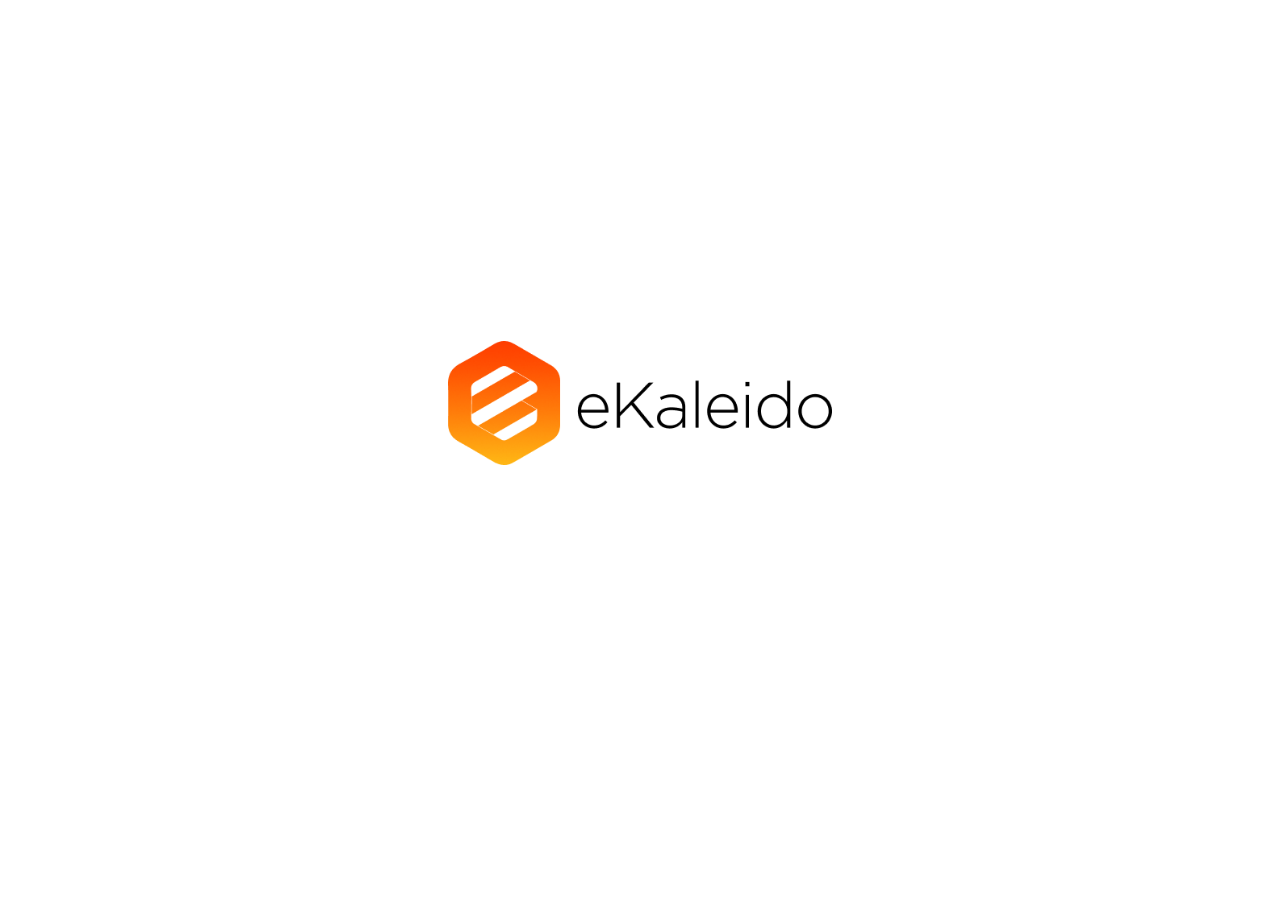
<file: index.html>
<!DOCTYPE html>
<html lang="en">
  <head>
    <meta charset="UTF-8" />
    <meta name="viewport" content="width=device-width, initial-scale=1.0" />
    <link rel="stylesheet" href="./css/style.css" />
    <link
      rel="stylesheet"
      href="https://cdnjs.cloudflare.com/ajax/libs/OwlCarousel2/2.3.4/assets/owl.carousel.min.css"
      integrity="sha512-tS3S5qG0BlhnQROyJXvNjeEM4UpMXHrQfTGmbQ1gKmelCxlSEBUaxhRBj/EFTzpbP4RVSrpEikbmdJobCvhE3g=="
      crossorigin="anonymous"
      referrerpolicy="no-referrer"
    />
    <link
      rel="stylesheet"
      href="https://cdnjs.cloudflare.com/ajax/libs/OwlCarousel2/2.3.4/assets/owl.theme.default.min.css"
      integrity="sha512-sMXtMNL1zRzolHYKEujM2AqCLUR9F2C4/05cdbxjjLSRvMQIciEPCQZo++nk7go3BtSuK9kfa/s+a4f4i5pLkw=="
      crossorigin="anonymous"
      referrerpolicy="no-referrer"
    />
    <title>ekaleido</title>
  </head>
  <body>
    <section class="logoekaleido">
      <div class="imgekaleido">
        <img src="./assets/logoek.png" class="" alt="" />
      </div>
    </section>

    <div class="wrap">
      <section class="headeres">
        <div>
          <img src="./assets/logoek.png" alt="" class="logohead" />
        </div>
      </section>

      <section>
        <div class="banner">
          <img src="./assets/interact.png" class="pos3" alt="" />
          <img src="./assets/Property2.png" class="pos" alt="" />
          <img src="./assets/engage.png" class="pos2" alt="" />
        </div>
      </section>
    </div>

    <script src="https://ajax.googleapis.com/ajax/libs/jquery/3.7.1/jquery.min.js"></script>
    <script
      src="https://cdnjs.cloudflare.com/ajax/libs/OwlCarousel2/2.3.4/owl.carousel.min.js"
      integrity="sha512-bPs7Ae6pVvhOSiIcyUClR7/q2OAsRiovw4vAkX+zJbw3ShAeeqezq50RIIcIURq7Oa20rW2n2q+fyXBNcU9lrw=="
      crossorigin="anonymous"
      referrerpolicy="no-referrer"
    ></script>

    <script>
      setTimeout(() => {
        document.getElementsByClassName("logoekaleido")[0].style.display =
          "none";
        document.getElementsByClassName("wrap")[0].style.display = "block";
      }, 3000);

      setTimeout(() => {
        document.getElementsByClassName("pos3")[0].style.opacity = 0;
        document.getElementsByClassName("pos")[0].style.opacity = 1;
        document.getElementsByClassName("pos")[0].style.top = "43%";
      }, 5000);

      setTimeout(() => {
        document.getElementsByClassName("pos2")[0].style.opacity = "1";
        document.getElementsByClassName("pos")[0].style.opacity = "0";
        document.getElementsByClassName("pos2")[0].style.bottom = "43%";
      }, 7000);

      setTimeout(() => {
        window.location.href = "/p1.html";
      }, 9000);
    </script>
  </body>
</html>
</file>
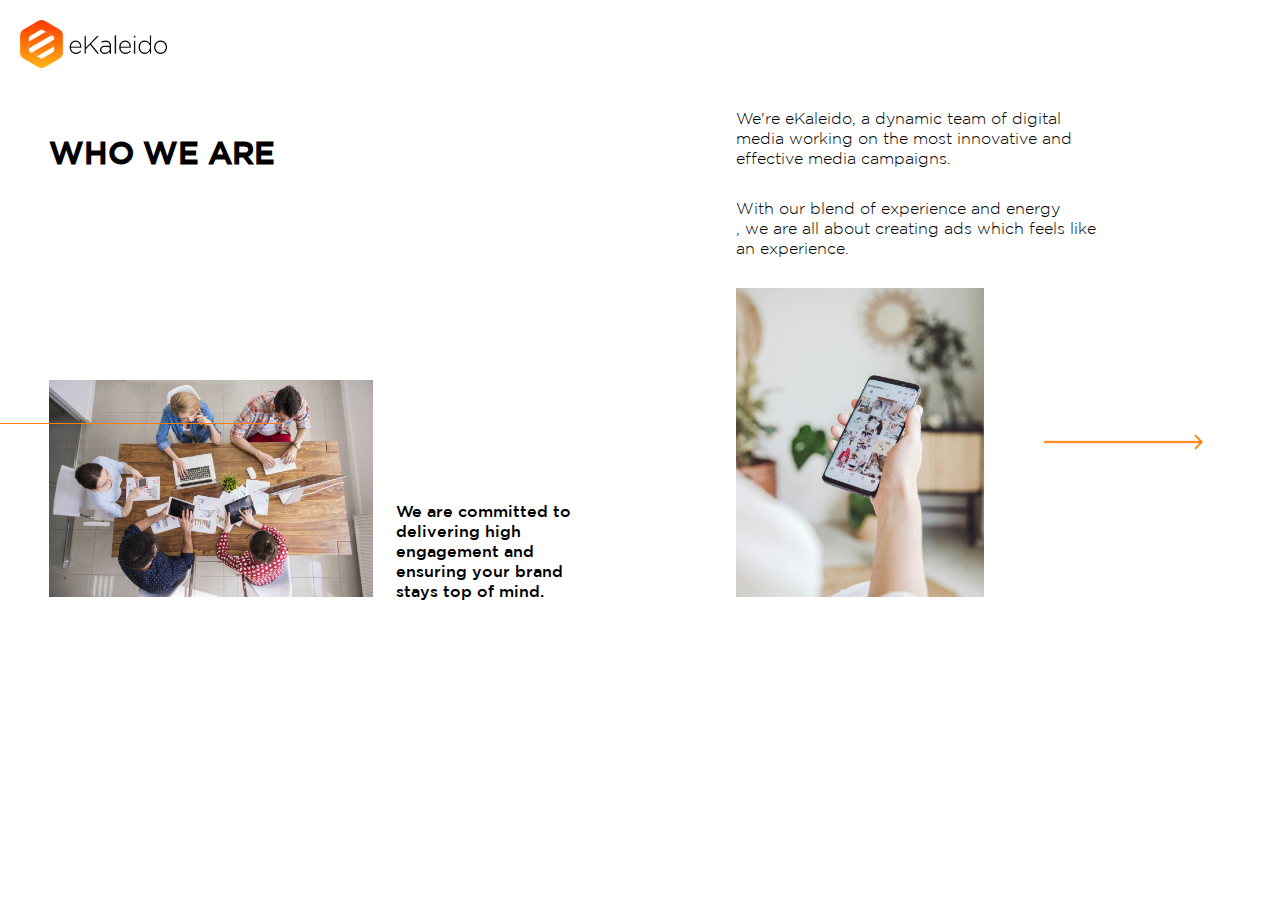
<file: p1.html>
<!DOCTYPE html>
<html lang="en">
    <head>
        <meta charset="UTF-8">
        <meta name="viewport" content="width=device-width, initial-scale=1.0">
        <link rel="stylesheet" href="./css/style.css">
        <link rel="stylesheet" href="https://cdnjs.cloudflare.com/ajax/libs/OwlCarousel2/2.3.4/assets/owl.carousel.min.css" integrity="sha512-tS3S5qG0BlhnQROyJXvNjeEM4UpMXHrQfTGmbQ1gKmelCxlSEBUaxhRBj/EFTzpbP4RVSrpEikbmdJobCvhE3g==" crossorigin="anonymous" referrerpolicy="no-referrer" />
        <link rel="stylesheet" href="https://cdnjs.cloudflare.com/ajax/libs/OwlCarousel2/2.3.4/assets/owl.theme.default.min.css" integrity="sha512-sMXtMNL1zRzolHYKEujM2AqCLUR9F2C4/05cdbxjjLSRvMQIciEPCQZo++nk7go3BtSuK9kfa/s+a4f4i5pLkw==" crossorigin="anonymous" referrerpolicy="no-referrer" />
        <title>ekaleido</title>
    </head>
<body>


    <section class="headeres"> 
        <div>
              <img src="./assets/logoek.png" alt="" class="logohead">
        </div>
     
  </section>


  <section>
    <div class="boxscreen pt-minus">
         <div class="innerbox">
             <h1 class="who">WHO WE ARE</h1>

             <img src="./assets/Line.png" class="lineme" alt="">


             <div class="innerbox22">
                <div class="downimgbox">
                    <img src="./assets/whowe.png" class="w100" alt="">
                   
                  </div>
                  <div>
                    <p class="were">We are committed to <br> delivering high <br> engagement and <br> ensuring your brand <br>stays top of mind.</p>
                  </div>
             </div>
         </div>

         <div>
                <p class="font400 mb">We're eKaleido, a dynamic team of digital <br> media working on the most innovative and <br> effective media campaigns.</p>

                <p class="font400 mb">With our blend of experience and energy <br>, we are all about creating ads which feels like <br> an experience.</p>

                <div class=" maindownimgbox2">
                    <div class="downimgbox2">
                        <img src="./assets/whome2.png" class="w100" alt="">
                    </div>
                    <a href="./p2.html">
                    <img src="./assets/arrow.png" class="arrowright" alt="">
                </a>
                </div>
                
         </div>
    </div>
</section>
    
</body>
</html>
</file>
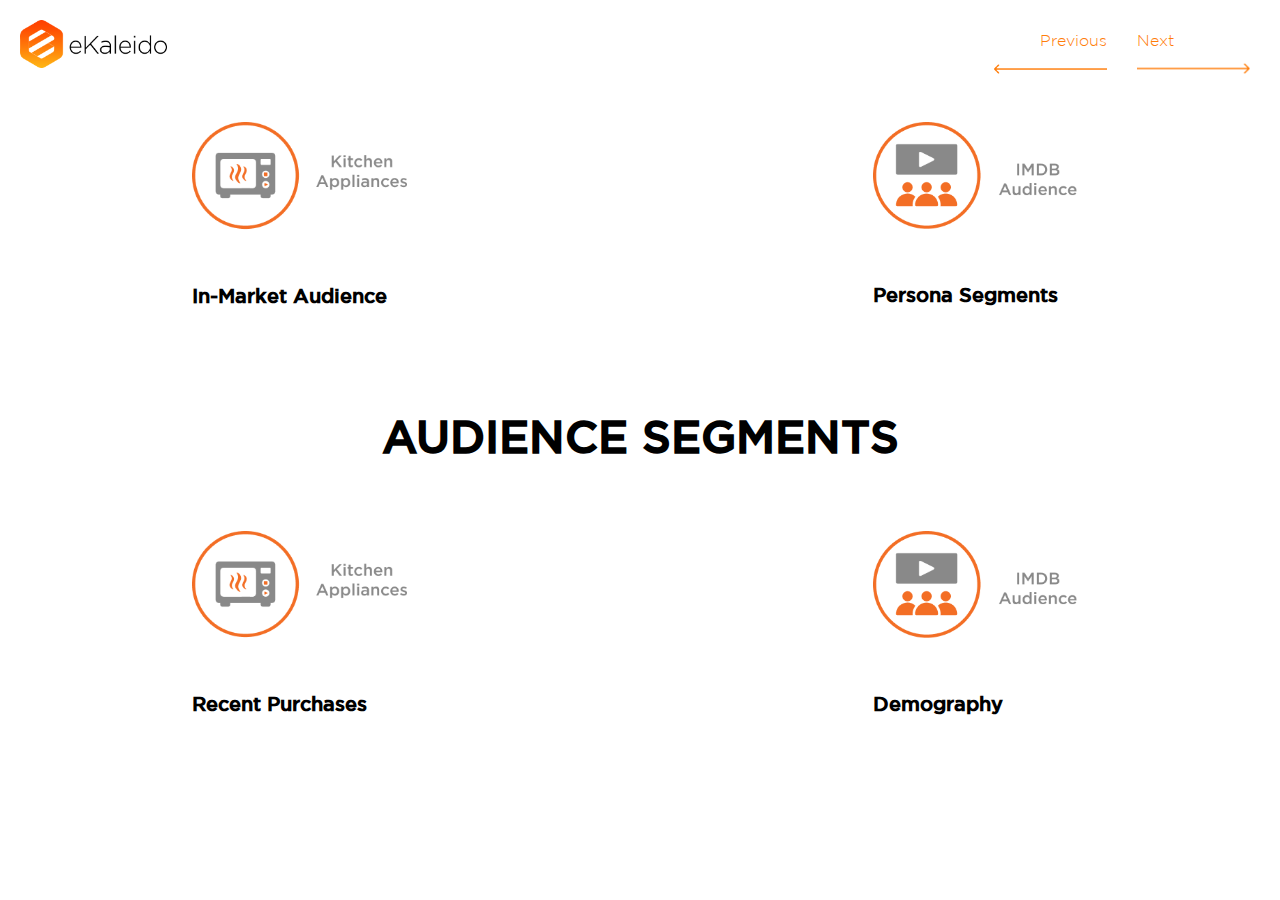
<file: p10.html>
<!DOCTYPE html>
<html lang="en">
    <head>
        <meta charset="UTF-8">
        <meta name="viewport" content="width=device-width, initial-scale=1.0">
        <link rel="stylesheet" href="./css/style.css">
        <link rel="stylesheet" href="https://cdnjs.cloudflare.com/ajax/libs/OwlCarousel2/2.3.4/assets/owl.carousel.min.css" integrity="sha512-tS3S5qG0BlhnQROyJXvNjeEM4UpMXHrQfTGmbQ1gKmelCxlSEBUaxhRBj/EFTzpbP4RVSrpEikbmdJobCvhE3g==" crossorigin="anonymous" referrerpolicy="no-referrer" />
        <link rel="stylesheet" href="https://cdnjs.cloudflare.com/ajax/libs/OwlCarousel2/2.3.4/assets/owl.theme.default.min.css" integrity="sha512-sMXtMNL1zRzolHYKEujM2AqCLUR9F2C4/05cdbxjjLSRvMQIciEPCQZo++nk7go3BtSuK9kfa/s+a4f4i5pLkw==" crossorigin="anonymous" referrerpolicy="no-referrer" />
        <title>ekaleido</title>
    </head>
<body>


    <section class="headeres"> 
        <div>
              <img src="./assets/logoek.png" alt="" class="logohead">
        </div>
     
  </section>



  <section>
    <div class="box4side">
        <div class="weeow">
            <div class=" dflex arrowsplit ">
                <div class="xarrow">
                   <div class="text-right">
                    <a href="./p6.html" class="text-noneline">
                        <p class="mb10 orange ">Previous</p>
                    </a>
                   </div>
                   <a href="./p6.html" class="text-noneline">
                   <img src="./assets/leftarrowlong.png" class="arrowlink" alt="">
                </a>
                </div>
        
                <div class="xarrow">
                   <div class=" ">
                    <a href="./p12.html" class="text-noneline">
                        <p class="mb10 orange textleft">Next</p>
                    </a>
                   </div>
                   <a href="./p12.html" class="text-noneline">
                    <img src="./assets/arrow.png" class="arrowlink" alt="">
                </a>
                       
                </div>
             </div>
        </div>
            <div class="dflex  iconboxside mb50">
                <div class="boxicon">
                        <img src="./assets/icon1.png" class="w100" alt="">
                        <h1 class="smallh">In-Market Audience</h1>
                </div>

                <div class="boxicon">
                    <img src="./assets/icon2.png"  class="w100"alt="">
                    <h1 class="smallh">Persona Segments</h1>
                </div>
            </div>


            <div class="text-center mb50">
                <h1 class="fontbig">AUDIENCE SEGMENTS</h1>
            </div>

            <div class="dflex  iconboxside">
                <div class="boxicon">
                        <img src="./assets/icon1.png" class="w100" alt="">
                        <h1 class="smallh">Recent Purchases</h1>
                </div>

                <div class="boxicon">
                    <img src="./assets/icon2.png"  class="w100"alt="">
                    <h1 class="smallh">Demography</h1>
                </div>
            </div>
    </div>
</section> 


 
 
    <script src="https://ajax.googleapis.com/ajax/libs/jquery/3.7.1/jquery.min.js"></script>
    <script src="https://cdnjs.cloudflare.com/ajax/libs/OwlCarousel2/2.3.4/owl.carousel.min.js" integrity="sha512-bPs7Ae6pVvhOSiIcyUClR7/q2OAsRiovw4vAkX+zJbw3ShAeeqezq50RIIcIURq7Oa20rW2n2q+fyXBNcU9lrw==" crossorigin="anonymous" referrerpolicy="no-referrer"></script>
    
    
    <script>
        $('.owl-carousel').owlCarousel({
        loop:true,
        margin:10,
        nav:true,
        dots: false,
    
        responsive:{
            0:{
                items:1,
                dots: true,
            },
            600:{
                items:3,
                
             
    
            },
            1000:{
                items:2.5
            }
        }
    })
    </script>
</body>
</html>
</file>
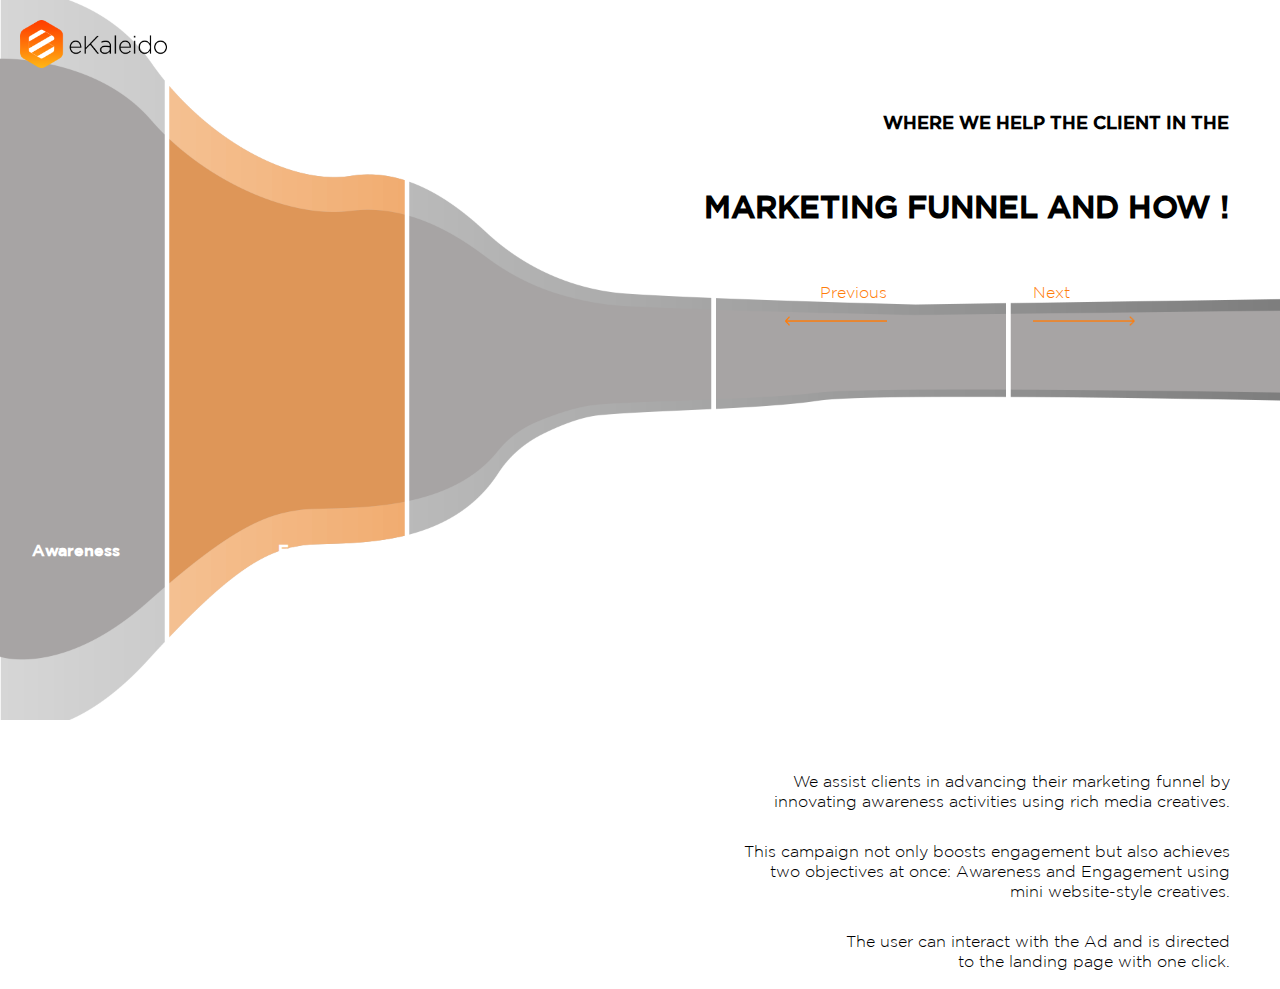
<file: p11.html>
<!DOCTYPE html>
<html lang="en">
    <head>
        <meta charset="UTF-8">
        <meta name="viewport" content="width=device-width, initial-scale=1.0">
        <link rel="stylesheet" href="./css/style.css">
        <link rel="stylesheet" href="https://cdnjs.cloudflare.com/ajax/libs/OwlCarousel2/2.3.4/assets/owl.carousel.min.css" integrity="sha512-tS3S5qG0BlhnQROyJXvNjeEM4UpMXHrQfTGmbQ1gKmelCxlSEBUaxhRBj/EFTzpbP4RVSrpEikbmdJobCvhE3g==" crossorigin="anonymous" referrerpolicy="no-referrer" />
        <link rel="stylesheet" href="https://cdnjs.cloudflare.com/ajax/libs/OwlCarousel2/2.3.4/assets/owl.theme.default.min.css" integrity="sha512-sMXtMNL1zRzolHYKEujM2AqCLUR9F2C4/05cdbxjjLSRvMQIciEPCQZo++nk7go3BtSuK9kfa/s+a4f4i5pLkw==" crossorigin="anonymous" referrerpolicy="no-referrer" />
        <title>ekaleido</title>
    </head>
<body>


    <section class="headeres"> 
        <div>
              <img src="./assets/logoek.png" alt="" class="logohead">
        </div>
     
  </section>


<section>

      <div>
          <img src="./assets/maingitar.png" class="w100 gitar" alt="">

                <div class="ponitgitar">
                    <p>Awareness</p>
                    <p>Engagement</p>
                    <p>Consideration</p>
                    <p>Purchase</p>
                    <p>Retain</p>
                </div>



               
      </div>


      <div class="foating text-right">
        <div class="wheregitar">
            <h5 class="f18 mb10">WHERE WE HELP THE CLIENT IN THE</h5>
            <h1 class="who mb">MARKETING FUNNEL AND HOW !   </h1>
        </div>
       


        <div class="gitararrow">
            
            <div class=" dflex arrowsplit mb50">
                <div class="xarrow mb50">
                   <div class="text-right">
                    <a href="./p9.html" class="text-noneline">
                        <p class="mb10 orange ">Previous</p>
                    </a>
                   </div>
                   <a href="./p9.html" class="text-noneline">
                   <img src="./assets/leftarrowlong.png" class="arrowlink" alt="">
                </a>
                </div>
        
                <div class="xarrow">
                   <div class=" ">
                    <a href="./p6.html" class="text-noneline">
                        <p class="mb10 orange textleft">Next</p>
                    </a>
                   </div>
                   <a href="./p6.html" class="text-noneline">
                    <img src="./assets/arrow.png" class="arrowlink" alt="">
                </a>
                       
                </div>
             </div>
        </div>
    </div>


    <div class="gitarcontent">
        <p class="mb">        We assist clients in advancing their marketing funnel by <br> innovating awareness activities using rich media creatives.
        </p>

        <p class="mb">This campaign not only boosts engagement but also achieves <br> two objectives at once: Awareness and Engagement using <br> mini website-style creatives.</p>

        <p>The user can interact with the Ad and is directed <br>
            to the landing page with one click.​​</p>


​

    </div>

      

      
</section>


 
 
    <script src="https://ajax.googleapis.com/ajax/libs/jquery/3.7.1/jquery.min.js"></script>
    <script src="https://cdnjs.cloudflare.com/ajax/libs/OwlCarousel2/2.3.4/owl.carousel.min.js" integrity="sha512-bPs7Ae6pVvhOSiIcyUClR7/q2OAsRiovw4vAkX+zJbw3ShAeeqezq50RIIcIURq7Oa20rW2n2q+fyXBNcU9lrw==" crossorigin="anonymous" referrerpolicy="no-referrer"></script>
    
    
    <script>
        $('.owl-carousel').owlCarousel({
        loop:true,
        margin:10,
        nav:true,
        dots: false,
    
        responsive:{
            0:{
                items:1,
                dots: true,
            },
            600:{
                items:3,
                
             
    
            },
            1000:{
                items:2.5
            }
        }
    })
    </script>
</body>
</html>
</file>
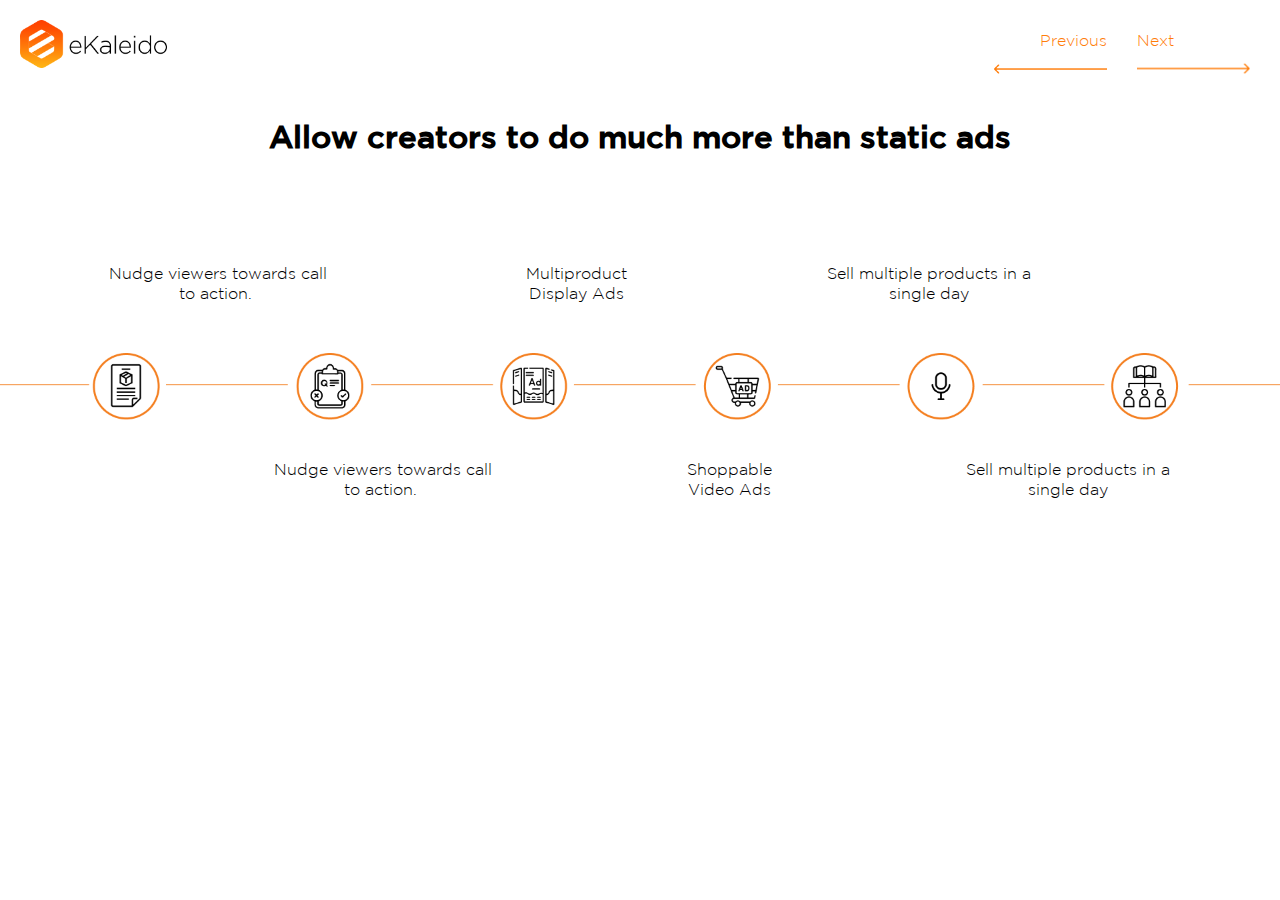
<file: p12.html>
<!DOCTYPE html>
<html lang="en">
    <head>
        <meta charset="UTF-8">
        <meta name="viewport" content="width=device-width, initial-scale=1.0">
        <link rel="stylesheet" href="./css/style.css">
        <link rel="stylesheet" href="https://cdnjs.cloudflare.com/ajax/libs/OwlCarousel2/2.3.4/assets/owl.carousel.min.css" integrity="sha512-tS3S5qG0BlhnQROyJXvNjeEM4UpMXHrQfTGmbQ1gKmelCxlSEBUaxhRBj/EFTzpbP4RVSrpEikbmdJobCvhE3g==" crossorigin="anonymous" referrerpolicy="no-referrer" />
        <link rel="stylesheet" href="https://cdnjs.cloudflare.com/ajax/libs/OwlCarousel2/2.3.4/assets/owl.theme.default.min.css" integrity="sha512-sMXtMNL1zRzolHYKEujM2AqCLUR9F2C4/05cdbxjjLSRvMQIciEPCQZo++nk7go3BtSuK9kfa/s+a4f4i5pLkw==" crossorigin="anonymous" referrerpolicy="no-referrer" />
        <title>ekaleido</title>
    </head>
<body>


    <section class="headeres"> 
        <div>
              <img src="./assets/logoek.png" alt="" class="logohead">
        </div>
     
  </section>


  <section >
    <div class="why">
            <div class="text-center">
                <h1 class=" who mb10">Allow creators to do much more than static ads
                </h1>

                <!-- <p class="mb">Interactivity allow viewers to engage with Display & video Ads content
                    via buttons, pop-ups, sliders,<br>
                    reactions, polls, text boxes, etc. ​
                    </p> -->

                    <!-- <h5 class=" smallh mb ">Allow creators to do much more than static ads</h5> -->


                    <div class="weeow">
                        <div class=" dflex arrowsplit ">
                            <div class="xarrow">
                               <div class="text-right">
                                <a href="./p10.html" class="text-noneline">
                                    <p class="mb10 orange ">Previous</p>
                                </a>
                               </div>
                               <a href="./p10.html" class="text-noneline">
                               <img src="./assets/leftarrowlong.png" class="arrowlink" alt="">
                            </a>
                            </div>
                    
                            <div class="xarrow">
                               <div class=" ">
                                <a href="./p5.html" class="text-noneline">
                                    <p class="mb10 orange textleft">Next</p>
                                </a>
                               </div>
                               <a href="./p5.html" class="text-noneline">
                                <img src="./assets/arrow.png" class="arrowlink" alt="">
                            </a>
                                   
                            </div>
                         </div>
                    </div>
            </div>

            <div>
                <div class="contenticon2">
                    <p>Nudge viewers
                        towards call <br> to action. ​
                        </p>

                        <P>Multiproduct <br>
                            Display Ads</P>

                        <p>Sell multiple products
                            in a <br> single day</p>



                </div>
                
                <img src="./assets/Layer_1.png" class="modelline" alt="">
                <div class="contenticonfloat">
                    <p>Nudge viewers
                        towards call <br> to action. ​
                        </p>
                        <p>Shoppable <br>
                            Video Ads</p>

                        <p>Sell multiple products
                            in a <br> single day</p>
                </div>



                
                
            </div>

            
    </div>
    
 </section>


 
 
    <script src="https://ajax.googleapis.com/ajax/libs/jquery/3.7.1/jquery.min.js"></script>
    <script src="https://cdnjs.cloudflare.com/ajax/libs/OwlCarousel2/2.3.4/owl.carousel.min.js" integrity="sha512-bPs7Ae6pVvhOSiIcyUClR7/q2OAsRiovw4vAkX+zJbw3ShAeeqezq50RIIcIURq7Oa20rW2n2q+fyXBNcU9lrw==" crossorigin="anonymous" referrerpolicy="no-referrer"></script>
    
    
    <script>
        $('.owl-carousel').owlCarousel({
        loop:true,
        margin:10,
        nav:true,
        dots: false,
    
        responsive:{
            0:{
                items:1,
                dots: true,
            },
            600:{
                items:3,
                
             
    
            },
            1000:{
                items:2.5
            }
        }
    })
    </script>
</body>
</html>
</file>
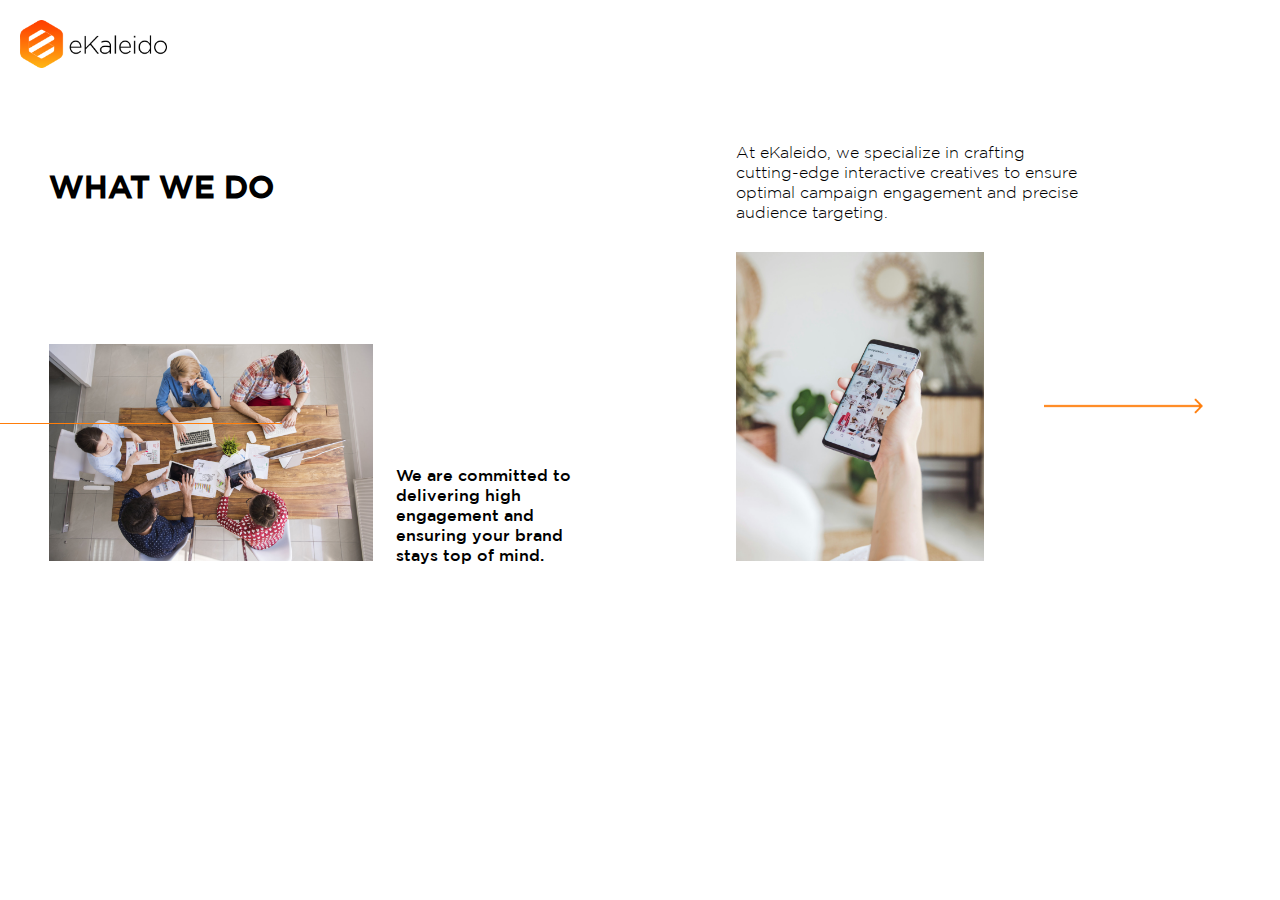
<file: p2.html>
<!DOCTYPE html>
<html lang="en">
    <head>
        <meta charset="UTF-8">
        <meta name="viewport" content="width=device-width, initial-scale=1.0">
        <link rel="stylesheet" href="./css/style.css">
        <link rel="stylesheet" href="https://cdnjs.cloudflare.com/ajax/libs/OwlCarousel2/2.3.4/assets/owl.carousel.min.css" integrity="sha512-tS3S5qG0BlhnQROyJXvNjeEM4UpMXHrQfTGmbQ1gKmelCxlSEBUaxhRBj/EFTzpbP4RVSrpEikbmdJobCvhE3g==" crossorigin="anonymous" referrerpolicy="no-referrer" />
        <link rel="stylesheet" href="https://cdnjs.cloudflare.com/ajax/libs/OwlCarousel2/2.3.4/assets/owl.theme.default.min.css" integrity="sha512-sMXtMNL1zRzolHYKEujM2AqCLUR9F2C4/05cdbxjjLSRvMQIciEPCQZo++nk7go3BtSuK9kfa/s+a4f4i5pLkw==" crossorigin="anonymous" referrerpolicy="no-referrer" />
        <title>ekaleido</title>
    </head>
<body>


    <section class="headeres"> 
        <div>
              <img src="./assets/logoek.png" alt="" class="logohead">
        </div>
     
  </section>



    <section>
        <div class="boxscreen">
             <div class="innerbox">
                 <h1 class="who">WHAT WE DO</h1>

                 <img src="./assets/Line.png" class="lineme" alt="">


                 <div class="innerbox22">
                    <div class="downimgbox">
                        <img src="./assets/whowe.png" class="w100" alt="">
                       
                      </div>
                      <div>
                        <p class="were">We are committed to <br> delivering high <br> engagement and <br> ensuring your brand <br>stays top of mind.</p>
                      </div>
                 </div>
             </div>

             <div>
                    <p class="font400 mb">At eKaleido, we specialize in crafting <br> cutting-edge interactive creatives to ensure <br> optimal campaign engagement and precise <br> audience targeting.</p>


                    <div class=" maindownimgbox2">
                        <div class="downimgbox2">
                            <img src="./assets/whome2.png" class="w100" alt="">
                        </div>
                        
                        <a href="./p3.html">
                            <img src="./assets/arrow.png" class="arrowright" alt="">
                        </a>
                    </div>
                    
             </div>
        </div>
    </section>
    
</body>
</html>
</file>
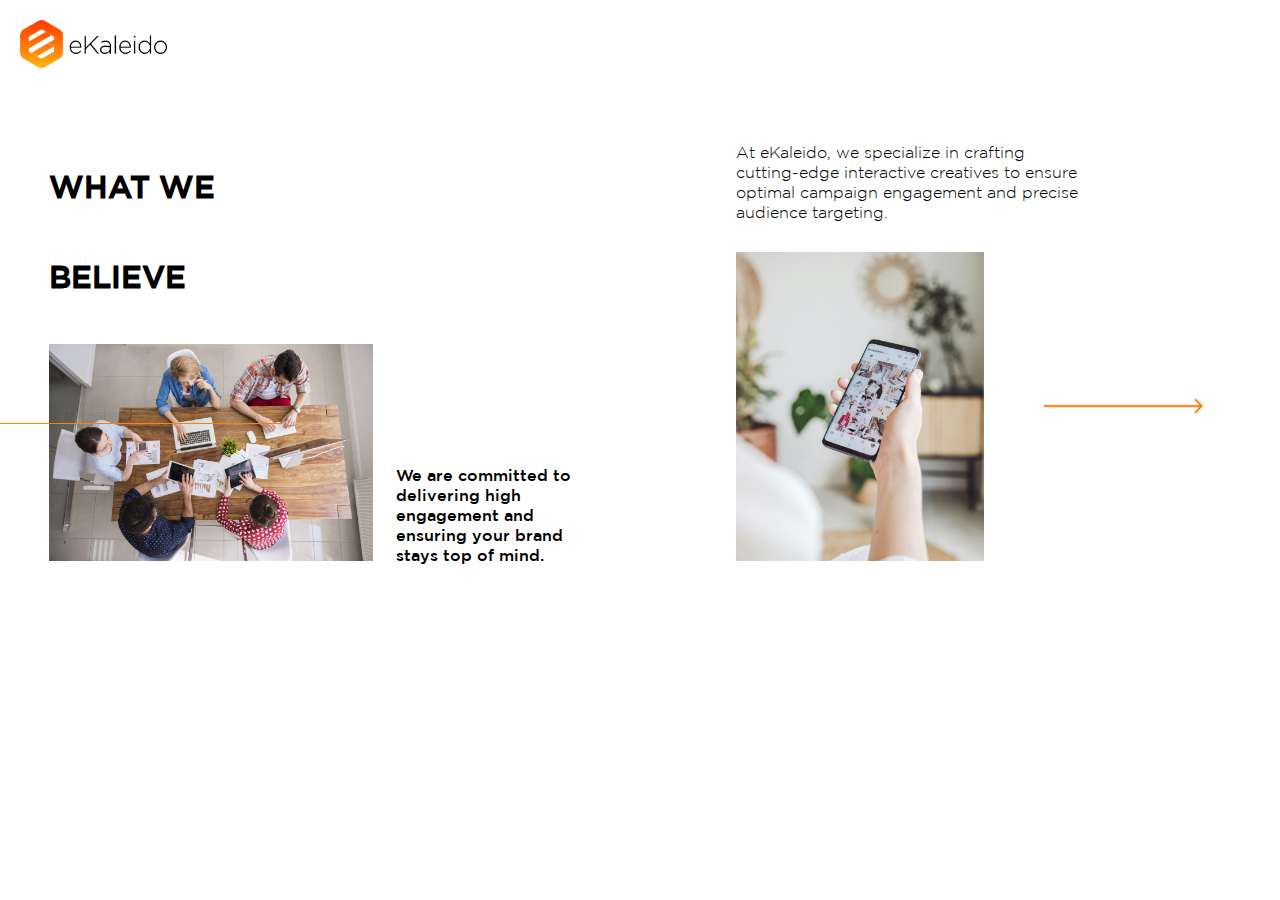
<file: p3.html>
<!DOCTYPE html>
<html lang="en">
    <head>
        <meta charset="UTF-8">
        <meta name="viewport" content="width=device-width, initial-scale=1.0">
        <link rel="stylesheet" href="./css/style.css">
        <link rel="stylesheet" href="https://cdnjs.cloudflare.com/ajax/libs/OwlCarousel2/2.3.4/assets/owl.carousel.min.css" integrity="sha512-tS3S5qG0BlhnQROyJXvNjeEM4UpMXHrQfTGmbQ1gKmelCxlSEBUaxhRBj/EFTzpbP4RVSrpEikbmdJobCvhE3g==" crossorigin="anonymous" referrerpolicy="no-referrer" />
        <link rel="stylesheet" href="https://cdnjs.cloudflare.com/ajax/libs/OwlCarousel2/2.3.4/assets/owl.theme.default.min.css" integrity="sha512-sMXtMNL1zRzolHYKEujM2AqCLUR9F2C4/05cdbxjjLSRvMQIciEPCQZo++nk7go3BtSuK9kfa/s+a4f4i5pLkw==" crossorigin="anonymous" referrerpolicy="no-referrer" />
        <title>ekaleido</title>
    </head>
<body>


    <section class="headeres"> 
        <div>
              <img src="./assets/logoek.png" alt="" class="logohead">
        </div>
     
  </section>


  <section>
    <div class="boxscreen">
         <div class="innerbox">
             <h1 class="who">
                WHAT WE <br>
                BELIEVE
                
                </h1>

             <img src="./assets/Line.png" class="lineme" alt="">


             <div class="innerbox22">
                <div class="downimgbox">
                    <img src="./assets/whowe.png" class="w100" alt="">
                   
                  </div>
                  <div>
                    <p class="were">We are committed to <br> delivering high <br> engagement and <br> ensuring your brand <br>stays top of mind.</p>
                  </div>
             </div>
         </div>

         <div>
                <p class="font400 mb">At eKaleido, we specialize in crafting <br> cutting-edge interactive creatives to ensure <br> optimal campaign engagement and precise <br> audience targeting.</p>


                <div class=" maindownimgbox2">
                    <div class="downimgbox2">
                        <img src="./assets/whome2.png" class="w100" alt="">
                    </div>
                    
                    <a href="./p4.html">
                        <img src="./assets/arrow.png" class="arrowright" alt="">
                    </a>
                </div>
                
         </div>
    </div>
</section>
 
    
</body>
</html>
</file>
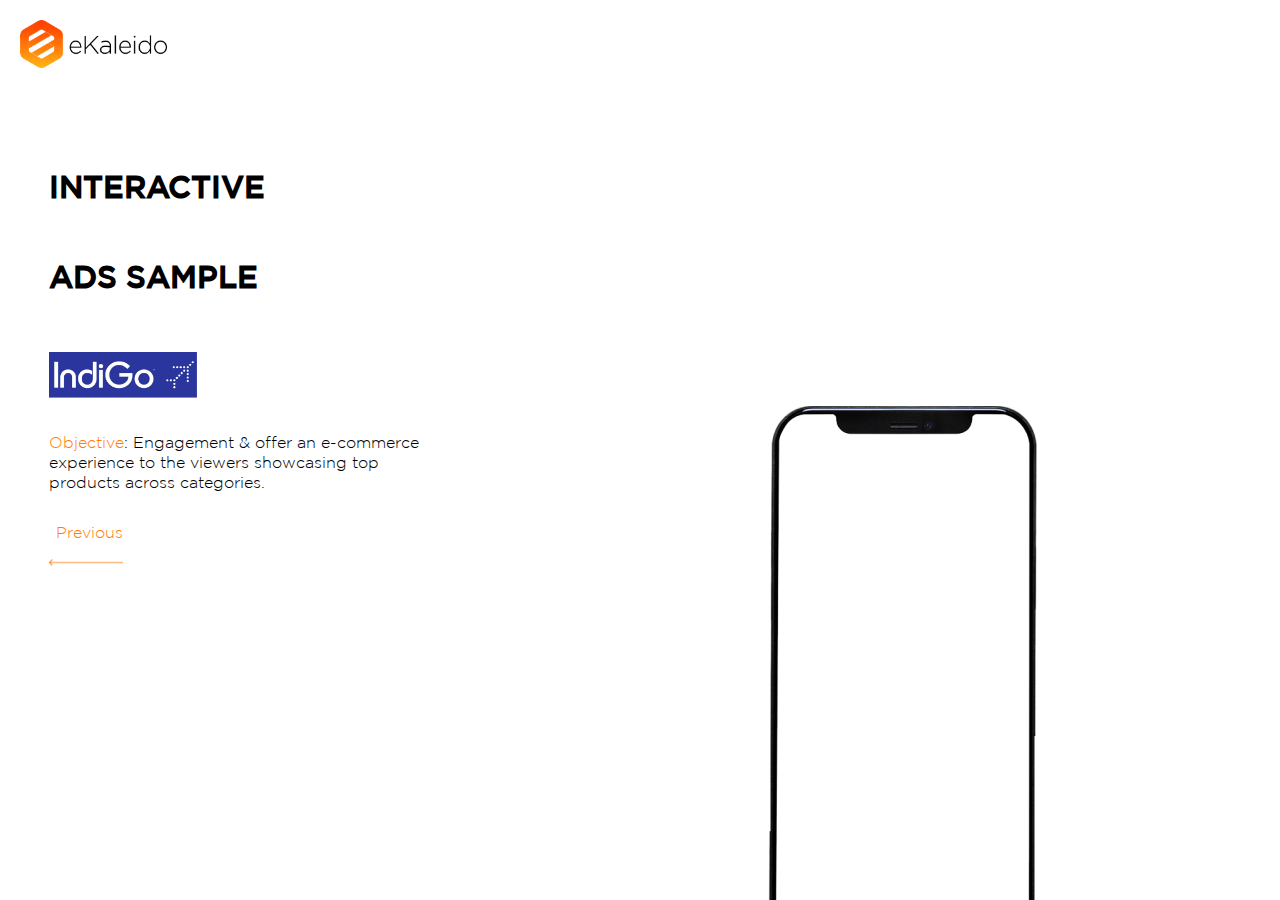
<file: p5.html>
<!DOCTYPE html>
<html lang="en">
    <head>
        <meta charset="UTF-8">
        <meta name="viewport" content="width=device-width, initial-scale=1.0">
        <link rel="stylesheet" href="./css/style.css">
        <link rel="stylesheet" href="https://cdnjs.cloudflare.com/ajax/libs/OwlCarousel2/2.3.4/assets/owl.carousel.min.css" integrity="sha512-tS3S5qG0BlhnQROyJXvNjeEM4UpMXHrQfTGmbQ1gKmelCxlSEBUaxhRBj/EFTzpbP4RVSrpEikbmdJobCvhE3g==" crossorigin="anonymous" referrerpolicy="no-referrer" />
        <link rel="stylesheet" href="https://cdnjs.cloudflare.com/ajax/libs/OwlCarousel2/2.3.4/assets/owl.theme.default.min.css" integrity="sha512-sMXtMNL1zRzolHYKEujM2AqCLUR9F2C4/05cdbxjjLSRvMQIciEPCQZo++nk7go3BtSuK9kfa/s+a4f4i5pLkw==" crossorigin="anonymous" referrerpolicy="no-referrer" />
        <title>ekaleido</title>
    </head>
<body>


    <section class="headeres"> 
        <div>
              <img src="./assets/logoek.png" alt="" class="logohead">
        </div>
     
  </section>

  <section>
    <div class="boxscreen">
        <div class="">
            <h1 class="who mb">
                INTERACTIVE <br>
                ADS SAMPLE
            </h1>
           <img src="./assets/indigo.png" class="indigo mb" alt="">

           <p class="mb"> <span class="orange ">Objective</span>: Engagement & offer an e-commerce <br> experience to the viewers showcasing top <br> products across categories.</p>

           <div class="dflex gapaarow mb">
            <div class="arrowDiv">
               <div class="text-right">
                   <a href="./p12.html" class="text-noneline">
                   <p class="mb10 orange text-noneline">Previous</p>
               </a>
               </div>
               <a href="./p12.html">
               <img src="./assets/leftarrowlong.png" class="arrowlink" alt="">
           </a>
            </div>

            <!-- <div class="arrowDiv">
               
               <div class=" ">
                   <a href="./p11.html" class="text-noneline">
                   <p class="mb10 orange ">Next</p>
               </a>
               </div>
               <a href="./p12.html">
                   <img src="./assets/arrow.png" class="arrowlink" alt="">
               </a>
            </div> -->
         </div>
          </div>


          <div>
                    <img src="./assets/framephone.png" class="frame" alt="">
          </div>
    </div>
  
</section>
 
    <script src="https://ajax.googleapis.com/ajax/libs/jquery/3.7.1/jquery.min.js"></script>
    <script src="https://cdnjs.cloudflare.com/ajax/libs/OwlCarousel2/2.3.4/owl.carousel.min.js" integrity="sha512-bPs7Ae6pVvhOSiIcyUClR7/q2OAsRiovw4vAkX+zJbw3ShAeeqezq50RIIcIURq7Oa20rW2n2q+fyXBNcU9lrw==" crossorigin="anonymous" referrerpolicy="no-referrer"></script>
    
    
    <script>
        $('.owl-carousel').owlCarousel({
        loop:true,
        margin:10,
        nav:true,
        dots: false,
    
        responsive:{
            0:{
                items:1,
                dots: true,
            },
            600:{
                items:3,
                
             
    
            },
            1000:{
                items:2.5
            }
        }
    })
    </script>
</body>
</html>
</file>
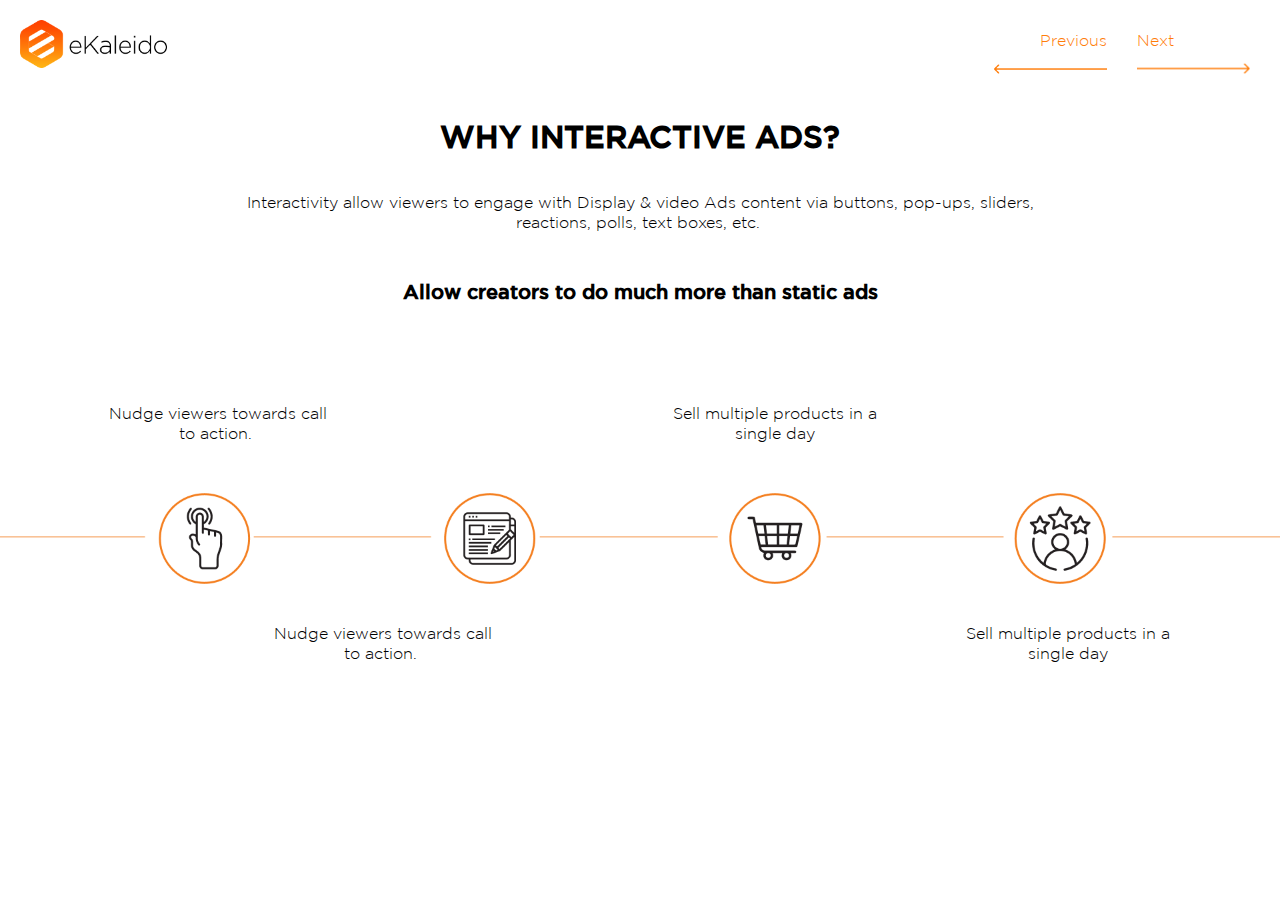
<file: p6.html>
<!DOCTYPE html>
<html lang="en">
    <head>
        <meta charset="UTF-8">
        <meta name="viewport" content="width=device-width, initial-scale=1.0">
        <link rel="stylesheet" href="./css/style.css">
        <link rel="stylesheet" href="https://cdnjs.cloudflare.com/ajax/libs/OwlCarousel2/2.3.4/assets/owl.carousel.min.css" integrity="sha512-tS3S5qG0BlhnQROyJXvNjeEM4UpMXHrQfTGmbQ1gKmelCxlSEBUaxhRBj/EFTzpbP4RVSrpEikbmdJobCvhE3g==" crossorigin="anonymous" referrerpolicy="no-referrer" />
        <link rel="stylesheet" href="https://cdnjs.cloudflare.com/ajax/libs/OwlCarousel2/2.3.4/assets/owl.theme.default.min.css" integrity="sha512-sMXtMNL1zRzolHYKEujM2AqCLUR9F2C4/05cdbxjjLSRvMQIciEPCQZo++nk7go3BtSuK9kfa/s+a4f4i5pLkw==" crossorigin="anonymous" referrerpolicy="no-referrer" />
        <title>ekaleido</title>
    </head>
<body>


    <section class="headeres"> 
        <div>
              <img src="./assets/logoek.png" alt="" class="logohead">
        </div>
     
  </section>


  <section >
    <div class="why">
            <div class="text-center">
                <h1 class=" who mb10">WHY INTERACTIVE ADS?
                </h1>

                <p class="mb">Interactivity allow viewers to engage with Display & video Ads content
                    via buttons, pop-ups, sliders,<br>
                    reactions, polls, text boxes, etc. ​
                    </p>

                    <h5 class=" smallh mb ">Allow creators to do much more than static ads</h5>


                    <div class="weeow">
                        <div class=" dflex arrowsplit ">
                            <div class="xarrow">
                               <div class="text-right">
                                <a href="./p11.html" class="text-noneline">
                                    <p class="mb10 orange ">Previous</p>
                                </a>
                               </div>
                               <a href="./p11.html" class="text-noneline">
                               <img src="./assets/leftarrowlong.png" class="arrowlink" alt="">
                            </a>
                            </div>
                    
                            <div class="xarrow">
                               <div class=" ">
                                <a href="./p10.html" class="text-noneline">
                                    <p class="mb10 orange textleft">Next</p>
                                </a>
                               </div>
                               <a href="./p10.html" class="text-noneline">
                                <img src="./assets/arrow.png" class="arrowlink" alt="">
                            </a>
                                   
                            </div>
                         </div>
                    </div>
            </div>

            <div>
                <div class="contenticon">
                    <p>Nudge viewers
                        towards call <br> to action. ​
                        </p>

                        <p>Sell multiple products
                            in a <br> single day</p>
                </div>
                
                <img src="./assets/modelline.png" class="modelline" alt="">
                <div class="contenticonfloat">
                    <p>Nudge viewers
                        towards call <br> to action. ​
                        </p>

                        <p>Sell multiple products
                            in a <br> single day</p>
                </div>



                
                
            </div>

            
    </div>
    
 </section>


 
 
    <script src="https://ajax.googleapis.com/ajax/libs/jquery/3.7.1/jquery.min.js"></script>
    <script src="https://cdnjs.cloudflare.com/ajax/libs/OwlCarousel2/2.3.4/owl.carousel.min.js" integrity="sha512-bPs7Ae6pVvhOSiIcyUClR7/q2OAsRiovw4vAkX+zJbw3ShAeeqezq50RIIcIURq7Oa20rW2n2q+fyXBNcU9lrw==" crossorigin="anonymous" referrerpolicy="no-referrer"></script>
    
    
    <script>
        $('.owl-carousel').owlCarousel({
        loop:true,
        margin:10,
        nav:true,
        dots: false,
    
        responsive:{
            0:{
                items:1,
                dots: true,
            },
            600:{
                items:3,
                
             
    
            },
            1000:{
                items:2.5
            }
        }
    })
    </script>
</body>
</html>
</file>
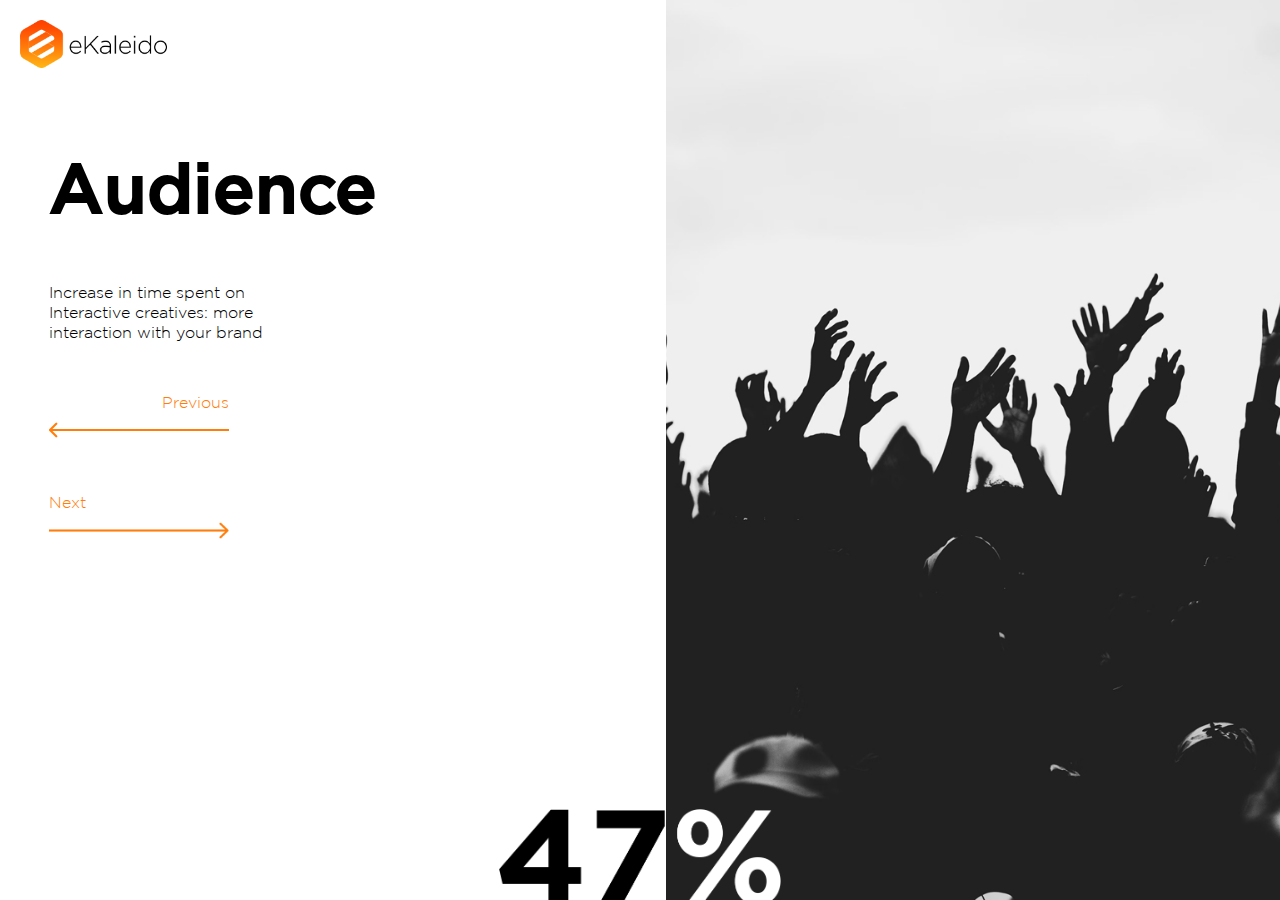
<file: p7.html>
<!DOCTYPE html>
<html lang="en">
    <head>
        <meta charset="UTF-8">
        <meta name="viewport" content="width=device-width, initial-scale=1.0">
        <link rel="stylesheet" href="./css/style.css">
        <link rel="stylesheet" href="https://cdnjs.cloudflare.com/ajax/libs/OwlCarousel2/2.3.4/assets/owl.carousel.min.css" integrity="sha512-tS3S5qG0BlhnQROyJXvNjeEM4UpMXHrQfTGmbQ1gKmelCxlSEBUaxhRBj/EFTzpbP4RVSrpEikbmdJobCvhE3g==" crossorigin="anonymous" referrerpolicy="no-referrer" />
        <link rel="stylesheet" href="https://cdnjs.cloudflare.com/ajax/libs/OwlCarousel2/2.3.4/assets/owl.theme.default.min.css" integrity="sha512-sMXtMNL1zRzolHYKEujM2AqCLUR9F2C4/05cdbxjjLSRvMQIciEPCQZo++nk7go3BtSuK9kfa/s+a4f4i5pLkw==" crossorigin="anonymous" referrerpolicy="no-referrer" />
        <title>ekaleido</title>
    </head>
<body>


    <section class="headeres"> 
        <div>
              <img src="./assets/logoek.png" alt="" class="logohead">
        </div>
     
  </section>



  <section>
    <div class="boxscreen">
        <div class="">
            <h1 class="fontsizeh1 mb50">
                Audience
            </h1>
    

           <p class="mb50"> Increase in time spent on <br>
            Interactive creatives: more <br> interaction with your brand</p>

            <div class=" gapaarow mb50">
        <div class="xarrow mb50">
           <div class="text-right">
            <a href="./p4.html" class="text-noneline">
                <p class="mb10 orange ">Previous</p>
            </a>
           </div>
           <a href="./p4.html" class="text-noneline">
           <img src="./assets/leftarrowlong.png" class="arrowlink" alt="">
        </a>
        </div>

        <div class="xarrow">
           <div class=" ">
            <a href="./p8.html" class="text-noneline">
                <p class="mb10 orange ">Next</p>
            </a>
           </div>
           <a href="./p8.html" class="text-noneline">
            <img src="./assets/arrow.png" class="arrowlink" alt="">
        </a>
               
        </div>
     </div>
          </div>


          <div>
                   <img src="./assets/pepelehappy.png" class="pepple" alt="">
          </div>

          <img src="./assets/four.png" class="four70" alt="">
    </div>
  
</section>


 
 
    <script src="https://ajax.googleapis.com/ajax/libs/jquery/3.7.1/jquery.min.js"></script>
    <script src="https://cdnjs.cloudflare.com/ajax/libs/OwlCarousel2/2.3.4/owl.carousel.min.js" integrity="sha512-bPs7Ae6pVvhOSiIcyUClR7/q2OAsRiovw4vAkX+zJbw3ShAeeqezq50RIIcIURq7Oa20rW2n2q+fyXBNcU9lrw==" crossorigin="anonymous" referrerpolicy="no-referrer"></script>
    
    
    <script>
        $('.owl-carousel').owlCarousel({
        loop:true,
        margin:10,
        nav:true,
        dots: false,
    
        responsive:{
            0:{
                items:1,
                dots: true,
            },
            600:{
                items:3,
                
             
    
            },
            1000:{
                items:2.5
            }
        }
    })
    </script>
</body>
</html>
</file>
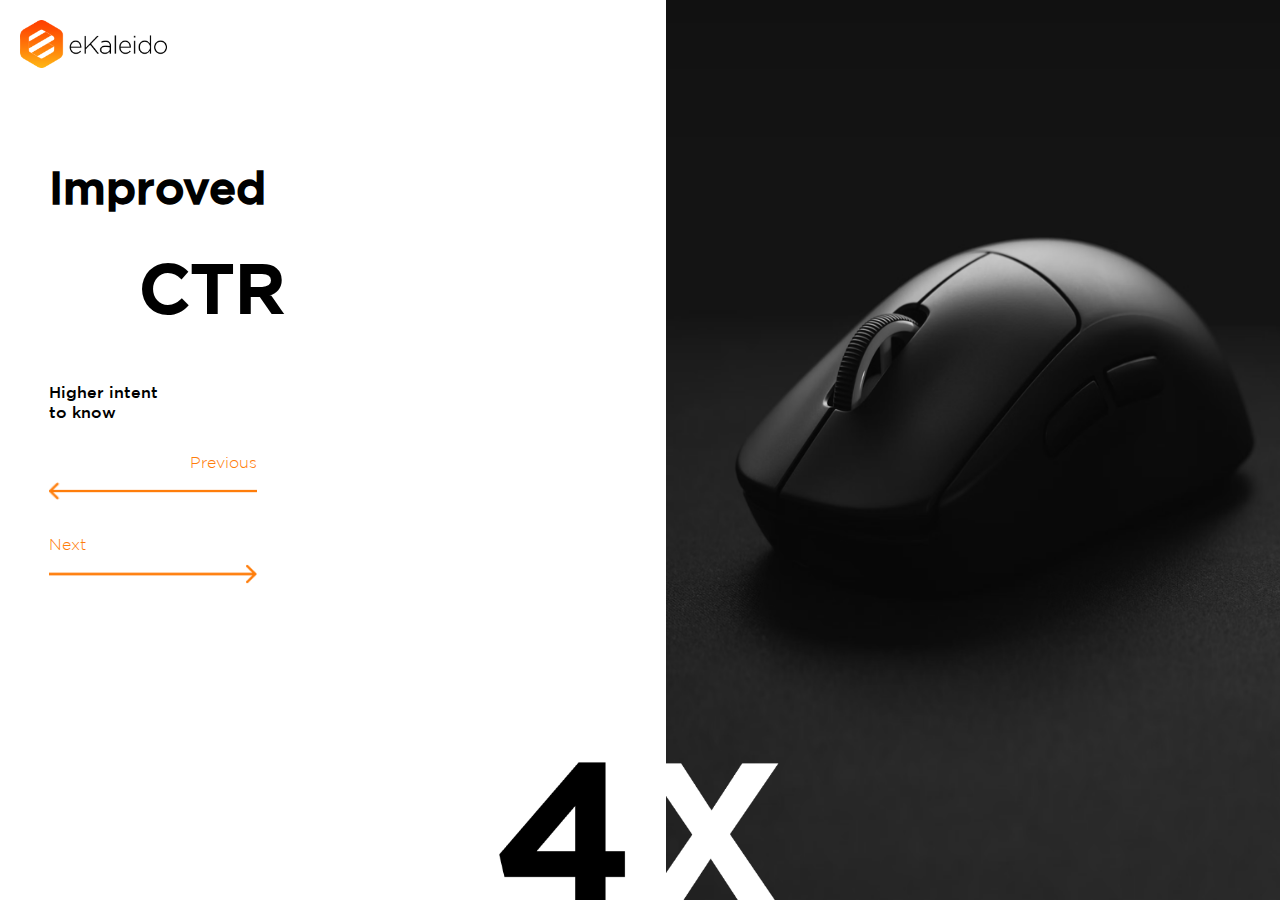
<file: p8.html>
<!DOCTYPE html>
<html lang="en">
    <head>
        <meta charset="UTF-8">
        <meta name="viewport" content="width=device-width, initial-scale=1.0">
        <link rel="stylesheet" href="./css/style.css">
        <link rel="stylesheet" href="https://cdnjs.cloudflare.com/ajax/libs/OwlCarousel2/2.3.4/assets/owl.carousel.min.css" integrity="sha512-tS3S5qG0BlhnQROyJXvNjeEM4UpMXHrQfTGmbQ1gKmelCxlSEBUaxhRBj/EFTzpbP4RVSrpEikbmdJobCvhE3g==" crossorigin="anonymous" referrerpolicy="no-referrer" />
        <link rel="stylesheet" href="https://cdnjs.cloudflare.com/ajax/libs/OwlCarousel2/2.3.4/assets/owl.theme.default.min.css" integrity="sha512-sMXtMNL1zRzolHYKEujM2AqCLUR9F2C4/05cdbxjjLSRvMQIciEPCQZo++nk7go3BtSuK9kfa/s+a4f4i5pLkw==" crossorigin="anonymous" referrerpolicy="no-referrer" />
        <title>ekaleido</title>
    </head>
<body>


    <section class="headeres"> 
        <div>
              <img src="./assets/logoek.png" alt="" class="logohead">
        </div>
     
  </section>


  <section>
    <div class="boxscreen  xclass">
        <div class="">
            <h1 class="fontbig mb10">
                Improved
            </h1>

            <h1 class="fontsizeh1 mb50  leftmar">
                CTR
            </h1>
    

           <p class="special mb"> Higher intent <br> to know</p>

           <div class=" gapaarow mb50">
            <div class="xarrow2 mb">
               <div class="text-right">
                <a href="./p7.html" class="text-noneline">
                    <p class="mb10 orange ">Previous</p>
                </a>
               </div>
              
               <a href="./p7.html" class="text-noneline">
                <img src="./assets/leftarrowlong.png" class="arrowlink" alt="">
             </a>
            </div>

            <div class="xarrow2">
               <div class=" ">
                <a href="./p9.html" class="text-noneline">
                    <p class="mb10 orange ">Next</p>
                </a>
               </div>
                
               <a href="./p9.html" class="text-noneline">
                <img src="./assets/arrow.png" class="arrowlink" alt="">
            </a>
            </div>
         </div>
          </div>


          <div>
                   <img src="./assets/mouse.png" class="pepple" alt="">
          </div>

          <img src="./assets/4x.png" class="four70" alt="">
    </div>
  
</section> 


 
 
    <script src="https://ajax.googleapis.com/ajax/libs/jquery/3.7.1/jquery.min.js"></script>
    <script src="https://cdnjs.cloudflare.com/ajax/libs/OwlCarousel2/2.3.4/owl.carousel.min.js" integrity="sha512-bPs7Ae6pVvhOSiIcyUClR7/q2OAsRiovw4vAkX+zJbw3ShAeeqezq50RIIcIURq7Oa20rW2n2q+fyXBNcU9lrw==" crossorigin="anonymous" referrerpolicy="no-referrer"></script>
    
    
    <script>
        $('.owl-carousel').owlCarousel({
        loop:true,
        margin:10,
        nav:true,
        dots: false,
    
        responsive:{
            0:{
                items:1,
                dots: true,
            },
            600:{
                items:3,
                
             
    
            },
            1000:{
                items:2.5
            }
        }
    })
    </script>
</body>
</html>
</file>
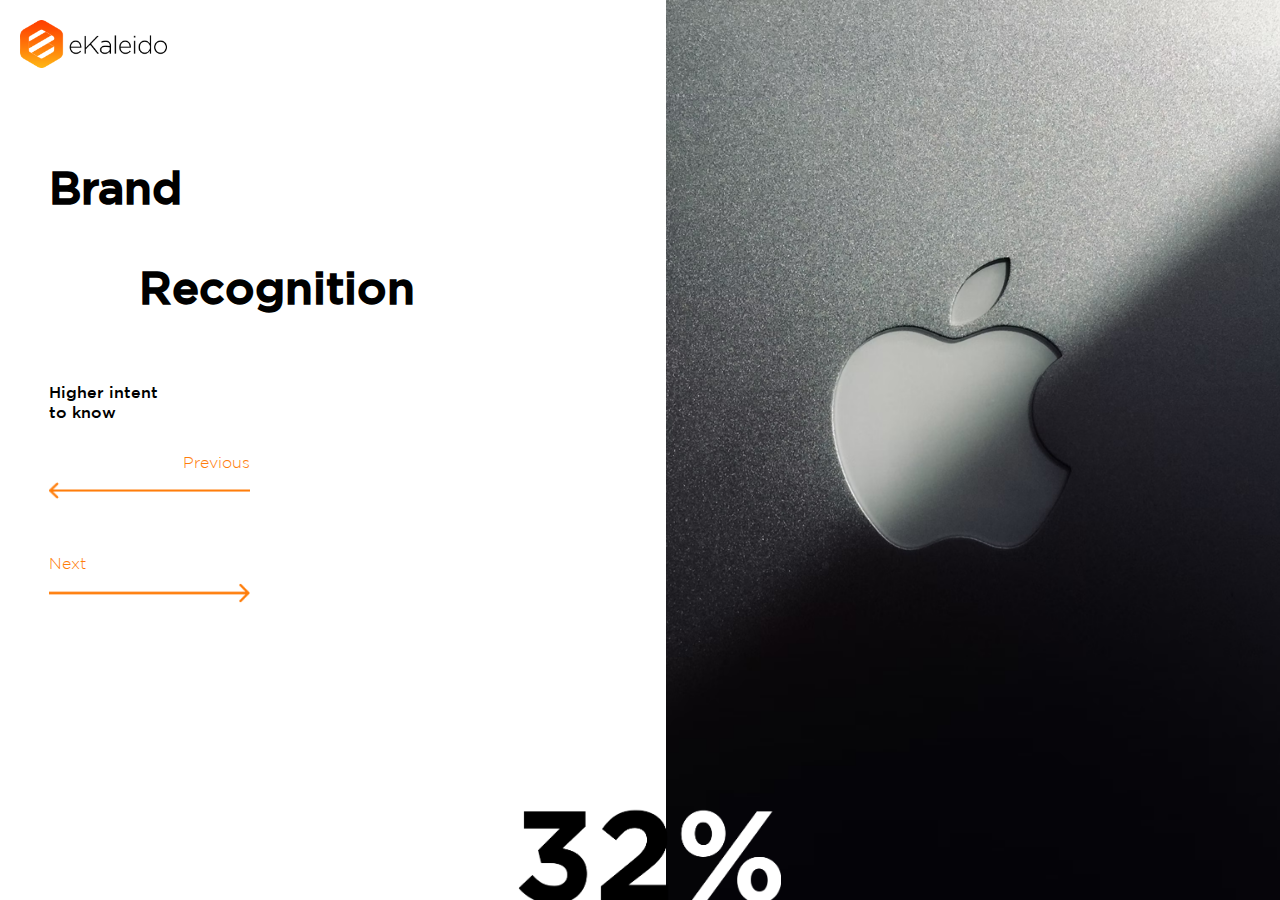
<file: p9.html>
<!DOCTYPE html>
<html lang="en">
    <head>
        <meta charset="UTF-8">
        <meta name="viewport" content="width=device-width, initial-scale=1.0">
        <link rel="stylesheet" href="./css/style.css">
        <link rel="stylesheet" href="https://cdnjs.cloudflare.com/ajax/libs/OwlCarousel2/2.3.4/assets/owl.carousel.min.css" integrity="sha512-tS3S5qG0BlhnQROyJXvNjeEM4UpMXHrQfTGmbQ1gKmelCxlSEBUaxhRBj/EFTzpbP4RVSrpEikbmdJobCvhE3g==" crossorigin="anonymous" referrerpolicy="no-referrer" />
        <link rel="stylesheet" href="https://cdnjs.cloudflare.com/ajax/libs/OwlCarousel2/2.3.4/assets/owl.theme.default.min.css" integrity="sha512-sMXtMNL1zRzolHYKEujM2AqCLUR9F2C4/05cdbxjjLSRvMQIciEPCQZo++nk7go3BtSuK9kfa/s+a4f4i5pLkw==" crossorigin="anonymous" referrerpolicy="no-referrer" />
        <title>ekaleido</title>
    </head>
<body>


    <section class="headeres"> 
        <div>
              <img src="./assets/logoek.png" alt="" class="logohead">
        </div>
     
  </section>


  <section>
    <div class="boxscreen  xclass">
        <div class="">
            <h1 class="fontbig mb10">
                Brand
            </h1>

            <h1 class="fontbig mb50  leftmar">
                Recognition
            </h1>
    

           <p class="special mb"> Higher intent <br> to know</p>

           <div class=" gapaarow mb50">
            <div class="xarrow mb50">
               <div class="text-right">
                  <a href="./p8.html" class="text-noneline"> <p class="mb10 orange">Previous</p></a>
               </div>
               <a href="./p8.html"> <img src="./assets/leftarrowlong.png" class="arrowlink" alt=""></a>
              
            </div>

            <div class="xarrow">
               <div class=" ">
                <a href="./p11.html" class="text-noneline"> <p class="mb10 orange">Next</p></a>
                  
               </div>
                
               <a href="./p11.html"><img src="./assets/arrow.png" class="arrowlink" alt=""></a>
                   
            </div>
         </div>
          </div>


          <div>
                   <img src="./assets/apple.png" class="pepple" alt="">
          </div>

          <img src="./assets/x32.png" class="four70" alt="">
    </div>
  
</section>


 
 
    <script src="https://ajax.googleapis.com/ajax/libs/jquery/3.7.1/jquery.min.js"></script>
    <script src="https://cdnjs.cloudflare.com/ajax/libs/OwlCarousel2/2.3.4/owl.carousel.min.js" integrity="sha512-bPs7Ae6pVvhOSiIcyUClR7/q2OAsRiovw4vAkX+zJbw3ShAeeqezq50RIIcIURq7Oa20rW2n2q+fyXBNcU9lrw==" crossorigin="anonymous" referrerpolicy="no-referrer"></script>
    
    
    <script>
        $('.owl-carousel').owlCarousel({
        loop:true,
        margin:10,
        nav:true,
        dots: false,
    
        responsive:{
            0:{
                items:1,
                dots: true,
            },
            600:{
                items:3,
                
             
    
            },
            1000:{
                items:2.5
            }
        }
    })
    </script>
</body>
</html>
</file>
<file: css/style.css>
* {
  padding: 0;
  margin: 0;
}

@font-face {
  font-family: myFirstFont;
  src: url(../font/Gotham-Font/GothamMedium.ttf);
}

@font-face {
  font-family: myFirstFontlight;
  src: url(../font/Gotham-Font/GothamLight.ttf);
}

::-webkit-scrollbar {
  display: none;
}

p {
  line-height: 20px;
  font-family: myFirstFontlight;
}

h1 {
  line-height: 90px;
}

h5 {
  line-height: 60px;
}

.mb {
  margin-bottom: 30px;
}

.font400 {
  font-weight: 400;
}
.w100 {
  width: 100%;
}

.mb10 {
  margin-bottom: 10px;
}
/* .h100{
    height: 100%;
} */

.gitar {
  position: absolute;
  top: 0;
  z-index: -1;
}

.ponitgitar {
  position: absolute;
  top: 60%;
  display: flex;
  gap: 13%;
  width: 95%;
  margin: auto;
  left: 0;
  right: 0;
}
.ponitgitar p {
  font-family: myFirstFont;
  font-weight: 700;
  color: white;
}

.text-noneline {
  text-decoration: none;
}

.xarrow2 {
  width: 85%;
}
.logoekaleido {
  display: flex;
  justify-content: center;
  align-items: center;
  height: 90vh;
}

.imgekaleido {
  width: 30%;
}

.imgekaleido img {
  width: 100%;
}

.headeres {
  padding: 20px;
}

.wrap {
  display: none;
}

.pos {
  position: absolute;
  top: 0;
  opacity: 0;
}
.pos2 {
  position: absolute;
  bottom: 0;
  opacity: 0;
}

.pos3,
.pos2,
.pos {
  transition: all 0.5s ease;
}

.logohead {
  width: 147px;
}
.banner {
  display: flex;
  justify-content: center;
  align-items: center;
  height: 75vh;
}

.banner img {
  width: 500px;
}

.boxscreen {
  padding: 50px 49px 40px;
  display: flex;

  gap: 98px;
}

.pt-minus {
  padding-top: 16px;
}
.who {
  font-size: 31px;
  font-family: myFirstFont;
  font-weight: 700;
}

.downimgbox {
  width: 55%;
}
.innerbox22 {
  display: flex;
  gap: 23px;
  align-items: end;
}
.downimgbox2 {
  width: 50%;
}

.maindownimgbox2 {
  display: flex;
  gap: 60px;
  align-items: center;
}

.innerbox {
  display: flex;
  justify-content: space-between;
  flex-direction: column;
}

.lineme {
  position: absolute;
  top: 47%;
  left: 0;
  width: 22%;
}

.arrowright {
  height: 16px;
  width: 159px;
}

.were {
  font-family: myFirstFont;
  font-weight: 500;
}

.orange {
  color: #ff7d0a;
}

.dflex {
  display: flex;
}

.leftbox {
  width: 60%;
  padding-left: 17px;
}
.rightbxox {
  width: 40%;
  position: absolute;
  right: 0;
  top: 0;
  height: 100vh;
}

.crouselsection {
  padding: 50px;
}

.crousel {
  font-size: 57px;
  font-family: 700;
  font-family: myFirstFont;
}

.smallcrousel {
  font-size: 15px;
  font-family: 700;
  font-family: myFirstFont;
}

.crouselwidth {
  width: 80%;
}
.owl-item.active {
  width: 185.558px !important;
  color: #ccc;
}
/* 
.owl-item.active:nth-child(2){
    color: black;
} */

.if {
  display: none;
}
#if2 {
  display: block;
}
.imgphone {
  position: absolute;
  top: 43px;
  right: 147px;
  width: 44%;
}

.arrowlink {
  width: 100%;
}

.text-right {
  text-align: right;
}

.arrowDiv {
  width: 20%;
}

.gapaarow {
  gap: 40px;
}

.owl-prev {
  font-size: 0px !important;
  background-image: url(../assets/arrowleftc.png) !important;
  width: 20px;
  height: 20px;
  background-position: center !important;
  background-repeat: no-repeat !important;
  background-size: contain !important;
  position: absolute;
  left: -42px;
  top: 35px;
}

.owl-next {
  font-size: 0px !important;
  background-image: url(../assets/arrowrightc.png) !important;
  width: 20px;
  height: 20px;
  background-position: center !important;
  background-repeat: no-repeat !important;
  background-size: contain !important;
  position: absolute;
  right: 0;
  top: 35px;
}

.indigo {
  width: 40%;
}

.frame {
  width: 21%;
  position: absolute;
  bottom: 0;
  right: 19%;
}

.pepple {
  width: 48%;
  position: absolute;
  top: 0;
  right: 0;
  height: 100vh;
  object-fit: cover;
}

.fontsizeh1 {
  font-size: 69px;
  font-family: myFirstFont;
  font-weight: 700;
}

.four70 {
  position: absolute;
  bottom: 0;
  right: 0;
  left: 0;
  margin: auto;
  width: 22%;
}

.smallh {
  font-size: 20px;
  font-weight: 700;
  font-family: myFirstFont;
}

.text-center {
  text-align: center;
}

.modelline {
  width: 100%;
  margin-top: 50px;
}

.contenticon {
  display: flex;
  justify-content: space-between;
  text-align: center;
  margin-top: 81px;

  width: 60%;
  margin-left: 109px;
}
.contenticonfloat {
  display: flex;
  justify-content: space-between;
  text-align: center;
  margin-top: 35px;
  float: right;
  width: 60%;
  padding-right: 110px;
  margin-bottom: 41px;
}

.leftmar {
  margin-left: 90px;
}

.fontbig {
  font-size: 45px;
  font-weight: 700;
  font-family: myFirstFont;
}

.special {
  font-family: myFirstFont;
}

.xarrow {
  width: 55%;
}

.mb50 {
  margin-bottom: 50px;
}

.box4side {
  padding: 30px 0;
  width: 70%;
  margin: auto;
}
.iconboxside {
  justify-content: space-between;
}
.boxicon {
  width: 24%;
}

.imgphone2 {
  position: absolute;
  top: 43px;
  right: 55px;
  width: 81%;
}

.imgphone3 {
  position: absolute;
  top: 181px;
  right: 80px;
  width: 71%;
}

.f18 {
  font-size: 18px;
  font-weight: 700;
  font-family: myFirstFont;
}

.foating {
  float: right;
  width: 50%;
}

.gitarcontent {
  position: absolute;
  bottom: -89px;
  right: 50px;
  text-align: right;
}
.gitararrow .xarrow {
  width: 16%;
}
.arrowsplit {
  justify-content: space-evenly;
}
.wheregitar {
  width: 92%;
}

.frameblack {
  position: absolute;
  top: 32%;
  right: 15%;
  width: 73%;
}

.imgphone4 {
  position: absolute;
  top: 100px;
  right: 80px;
  width: 71%;
}

.weeow {
  width: 20%;
  margin: auto;
  position: absolute;
  top: 0;
  right: 30px;
  top: 30px;
}

.weeow .arrowsplit {
  gap: 30px;
}
.textleft {
  text-align: left;
}

.contenticon2 {
  display: flex;
  justify-content: space-between;
  text-align: center;
  margin-top: 81px;
  width: 72%;
  margin-left: 109px;
}

.contenticonfloat {
  display: flex;
  justify-content: space-between;
  text-align: center;
  margin-top: 35px;
  float: right;
  width: 70%;
  padding-right: 110px;
  margin-bottom: 41px;
}

.filterimg {
  width: 33%;
  right: 34%;
  top: 18%;
  position: absolute;
}
</file>
